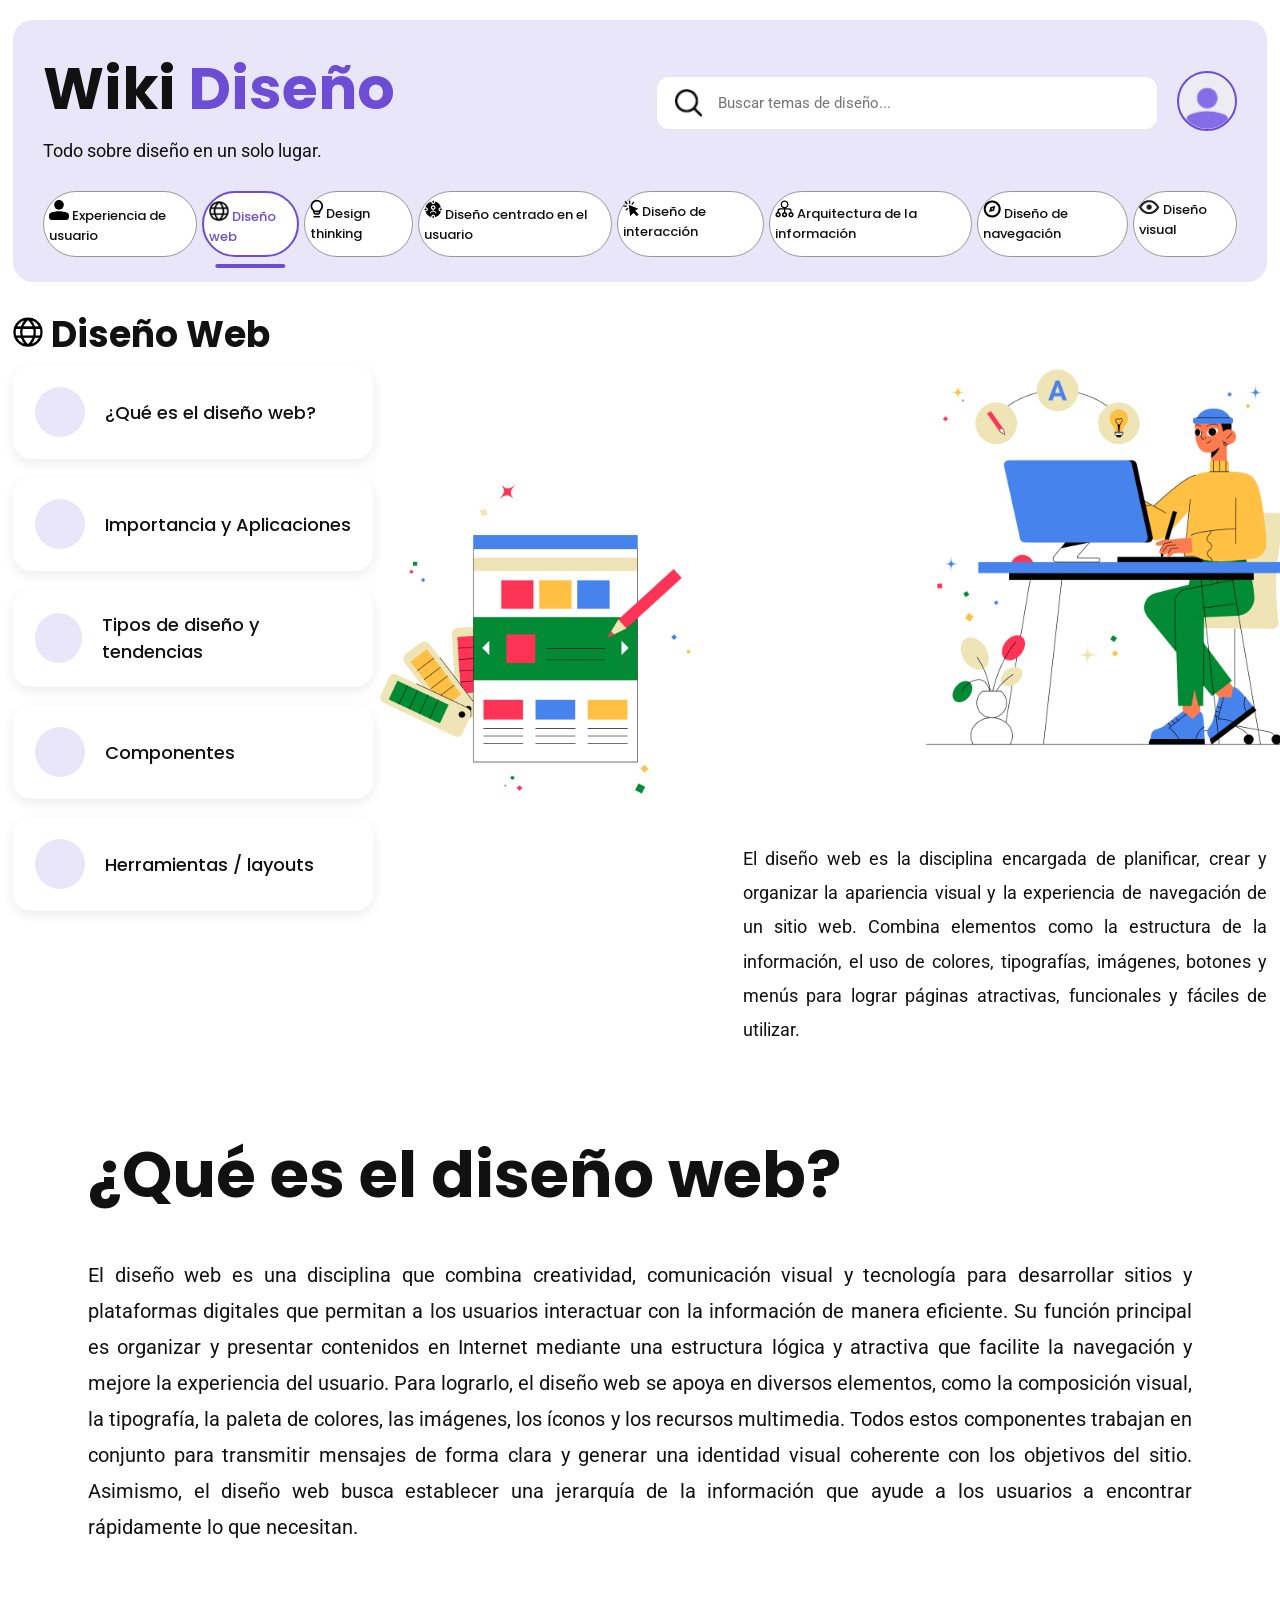
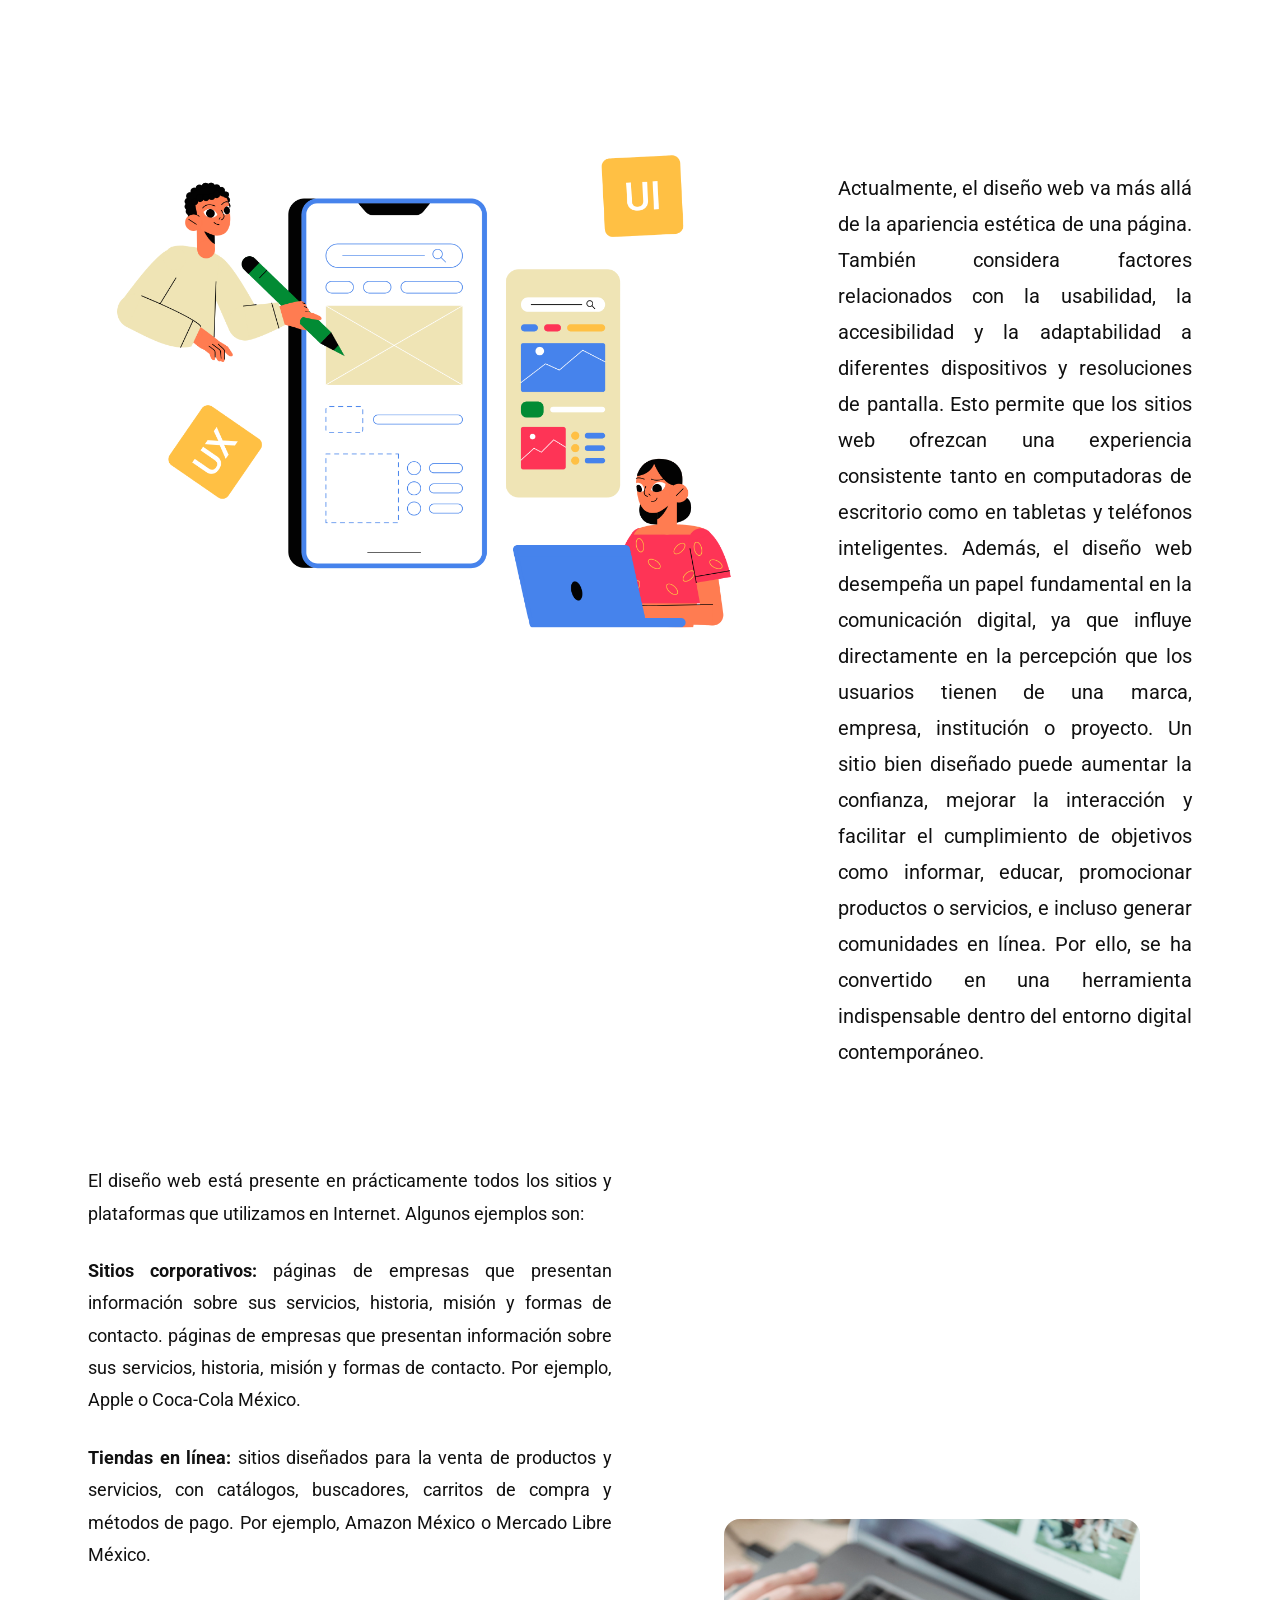
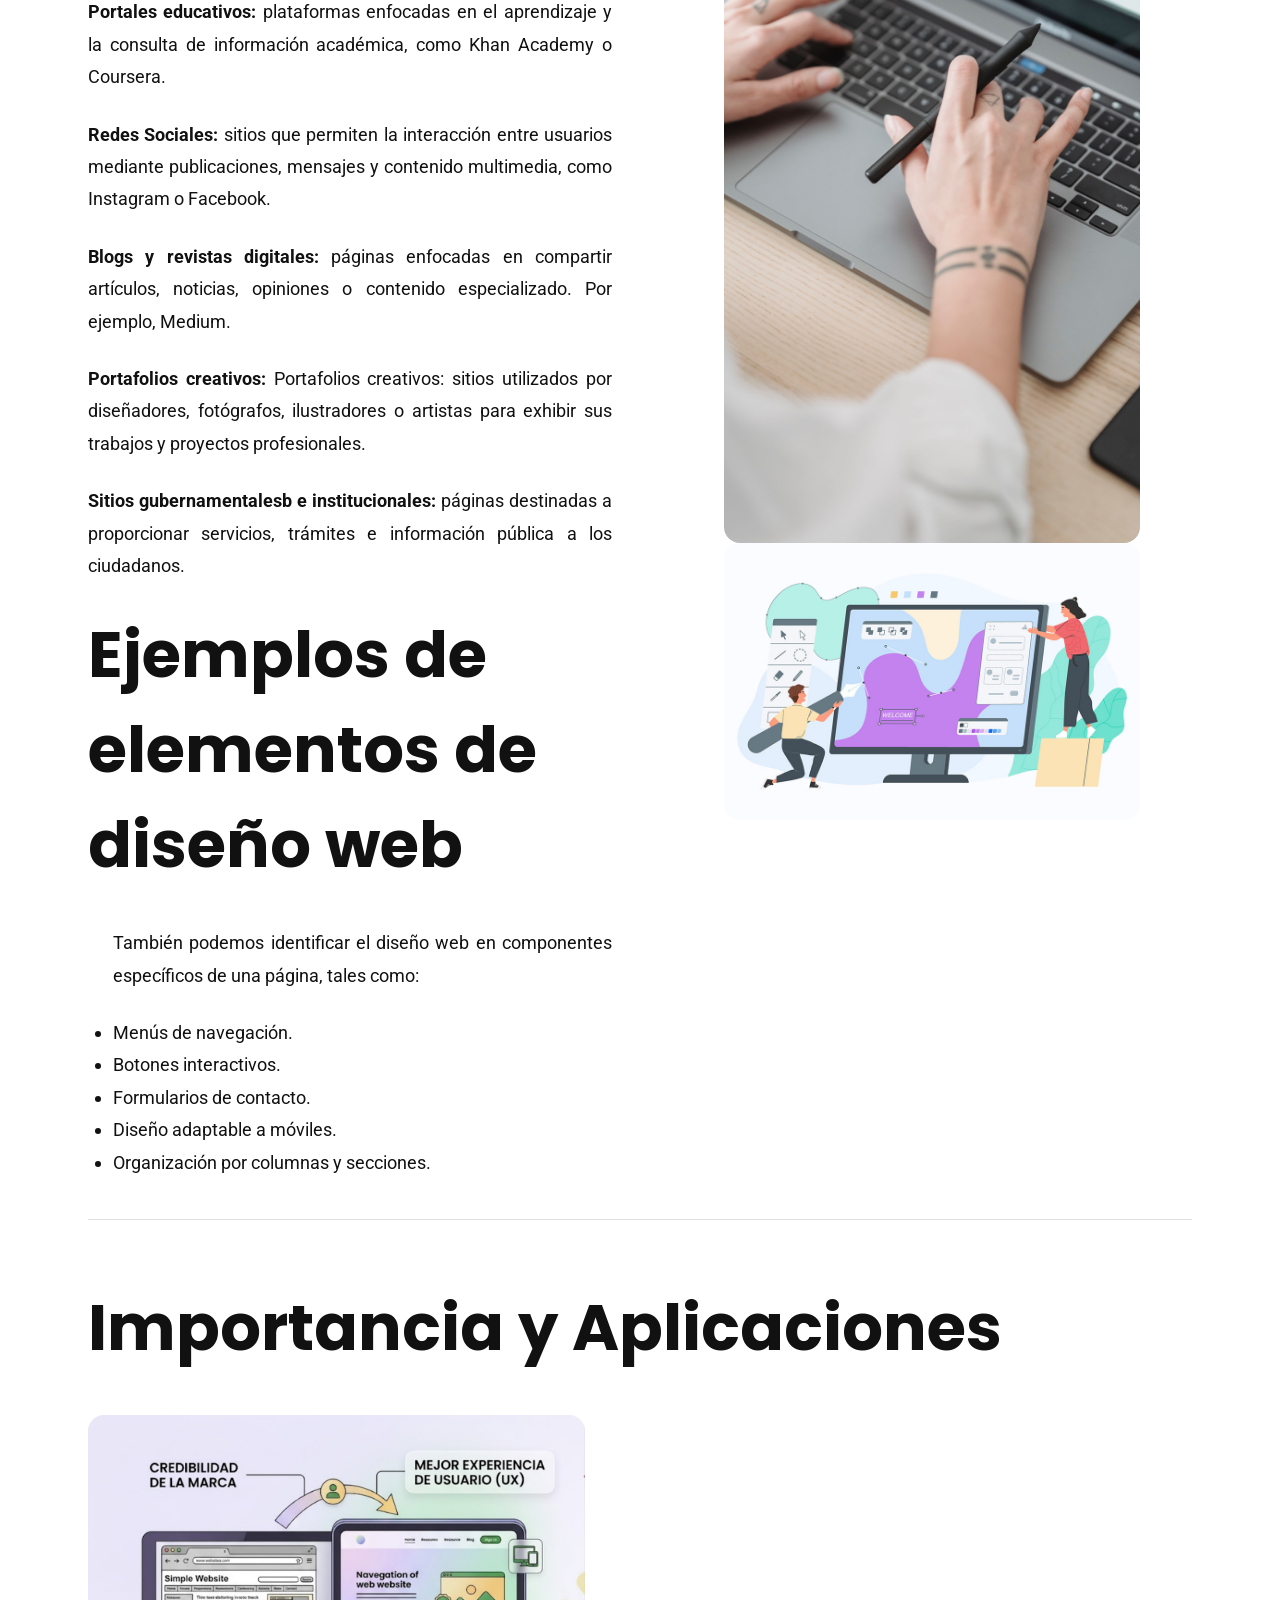
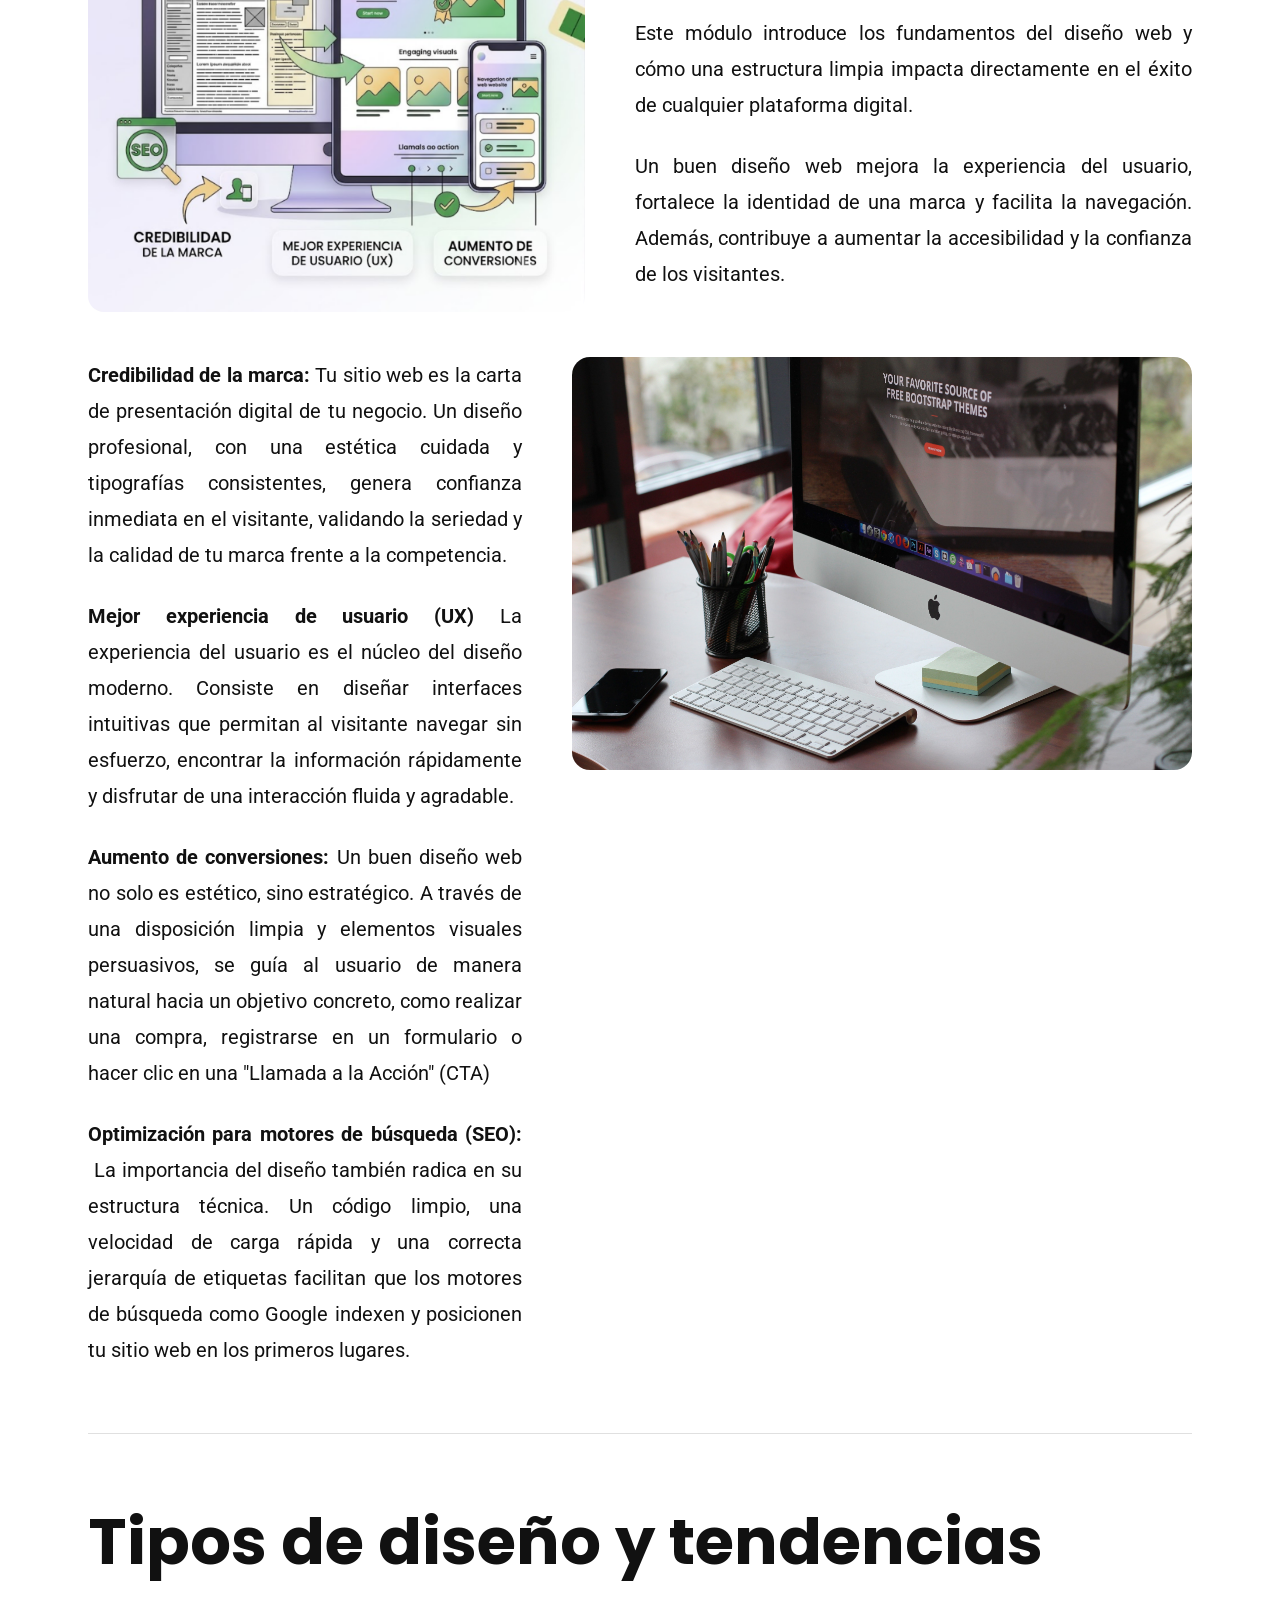
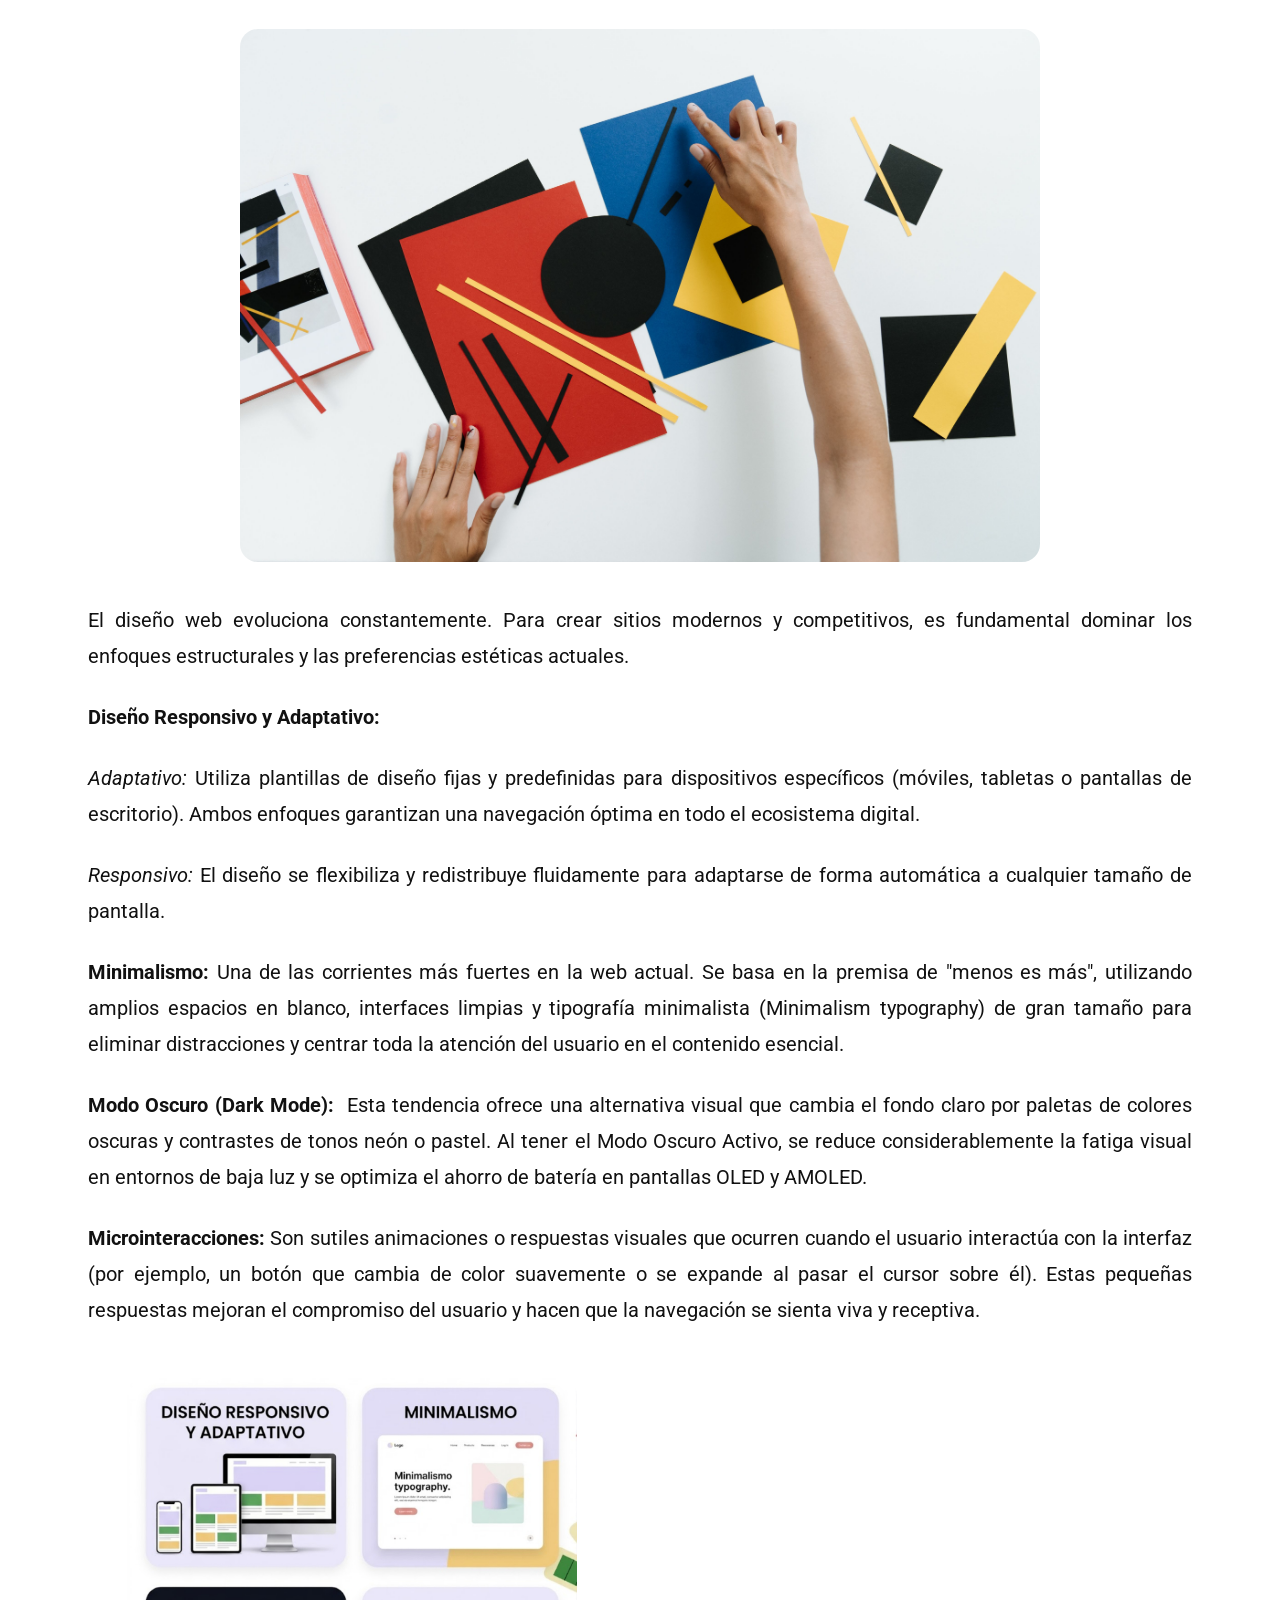
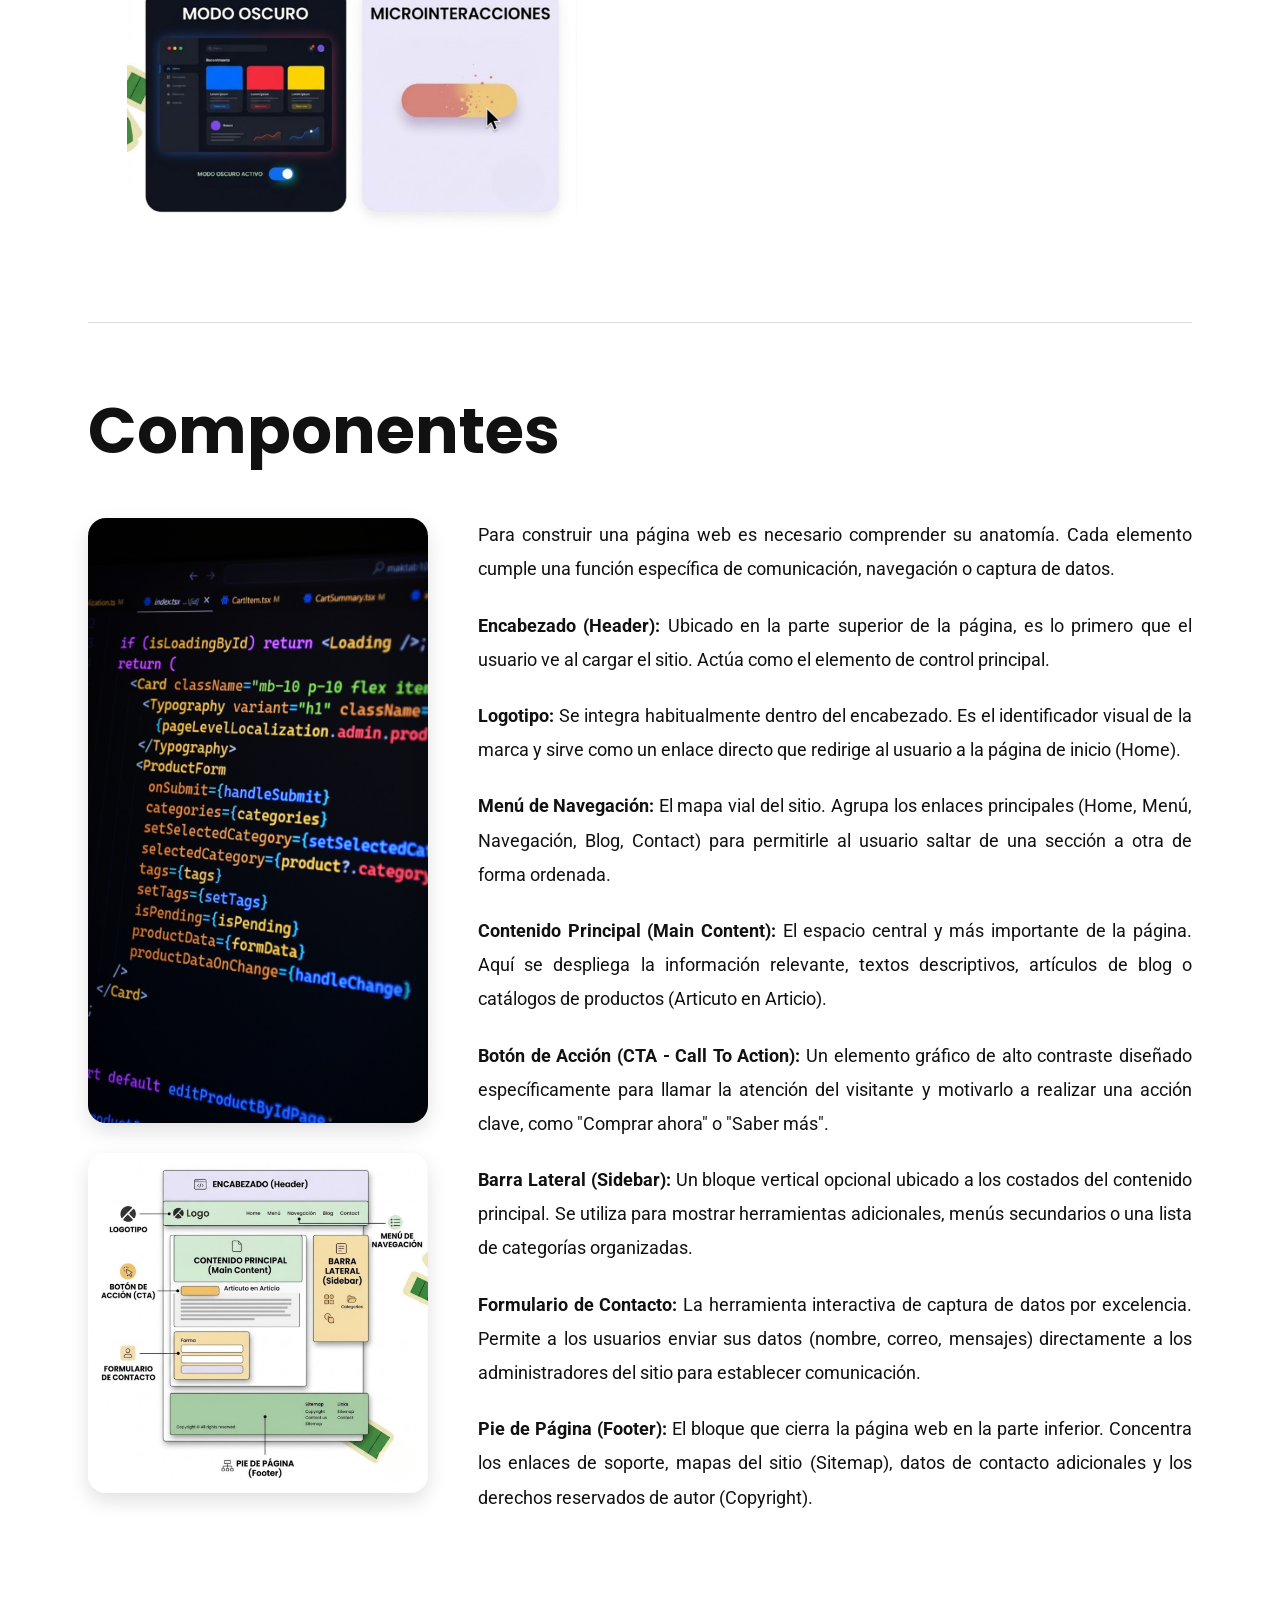
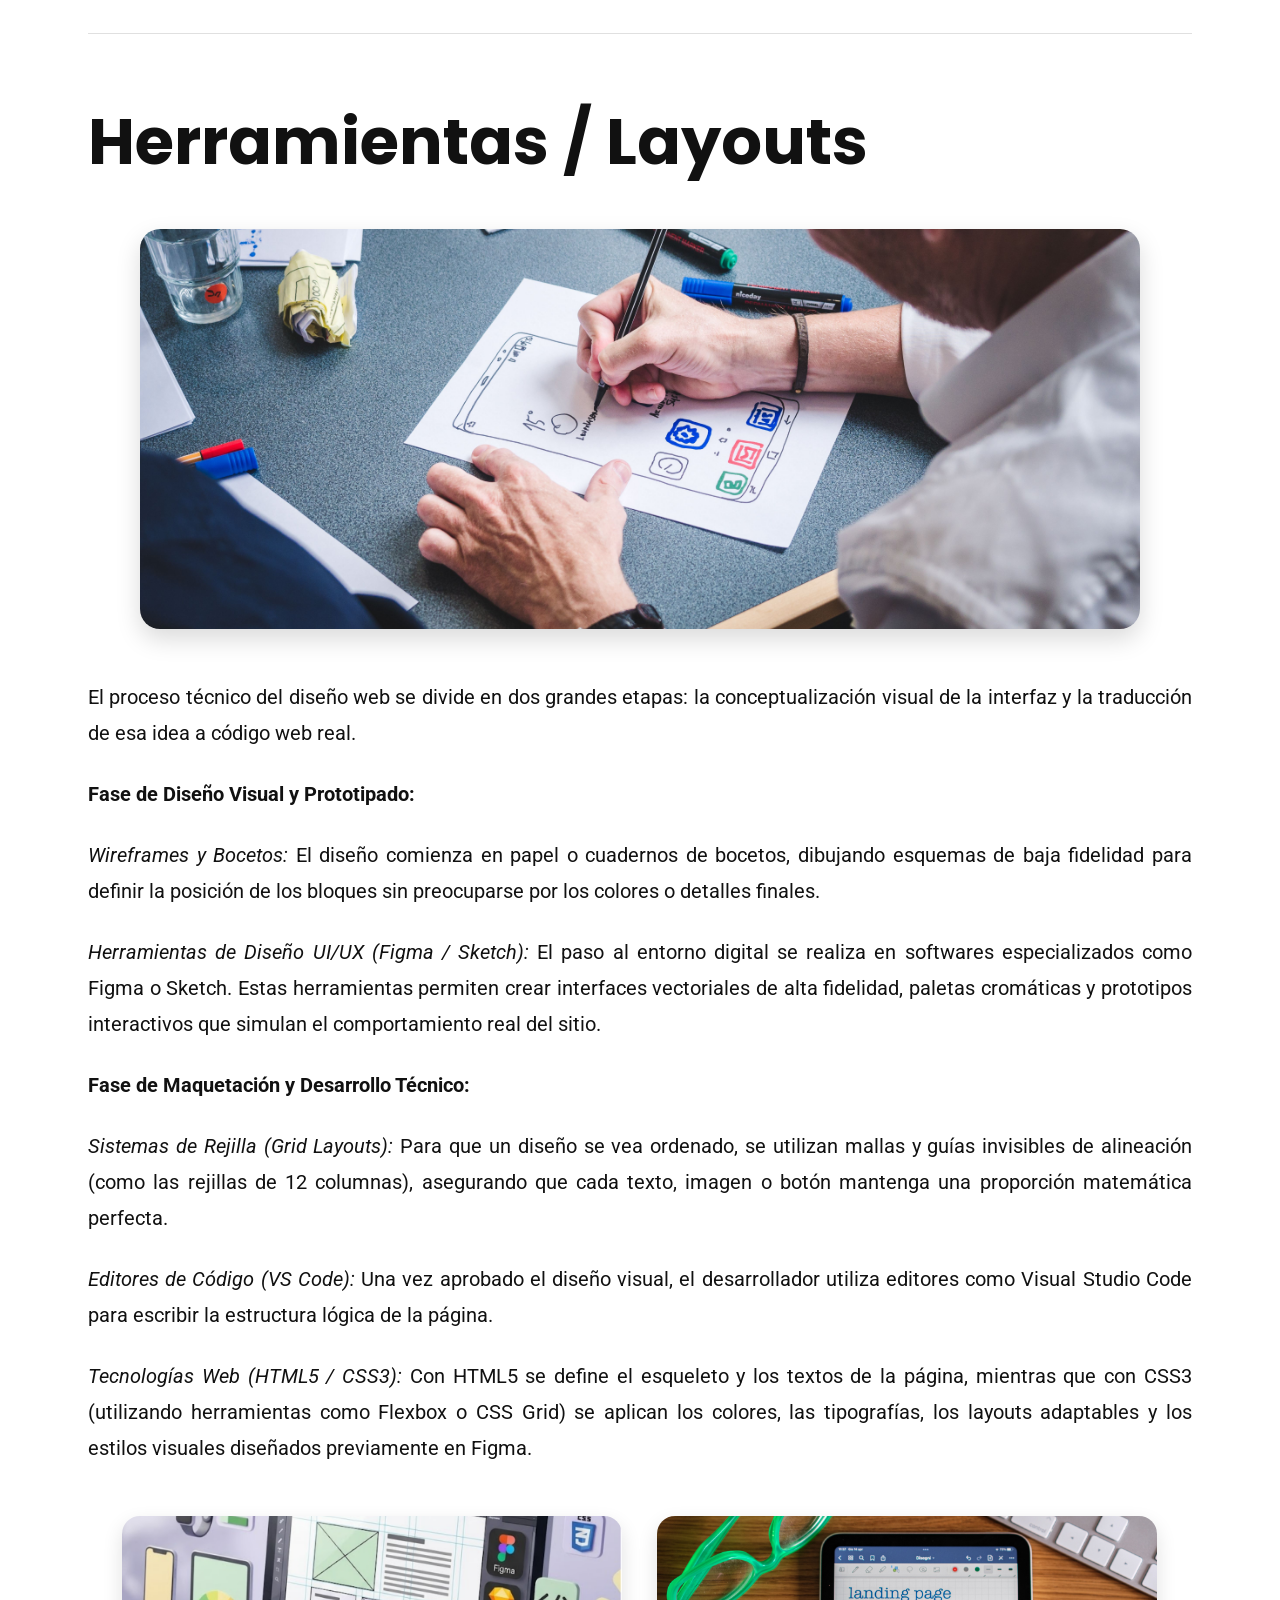
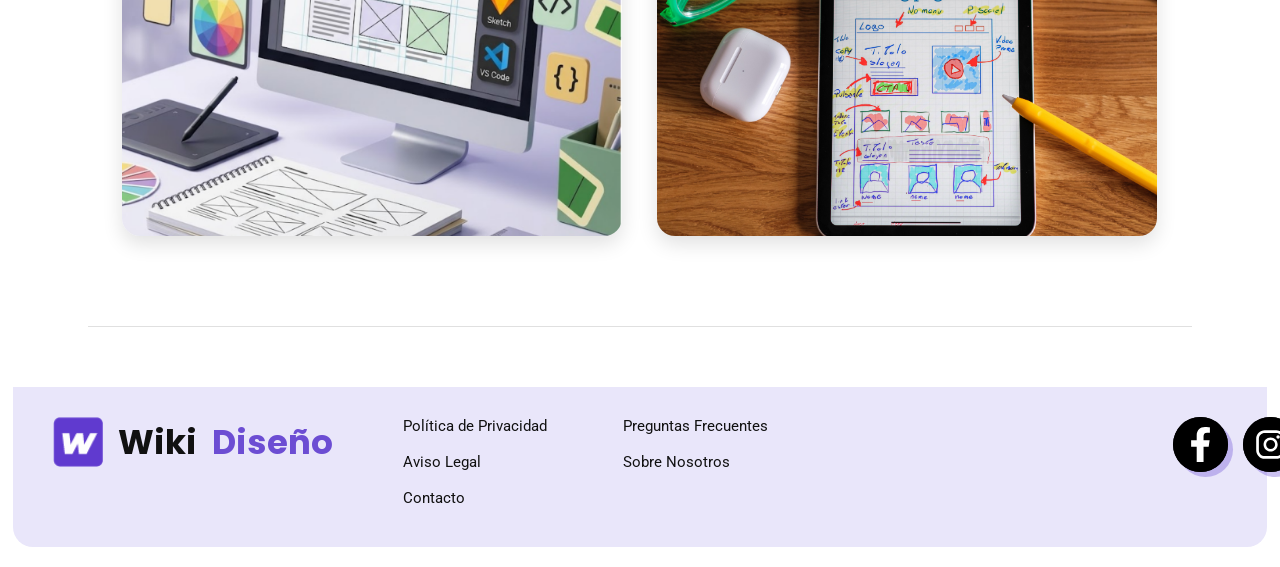
<file: index.html>
<!DOCTYPE html>
<html lang="es">

<head>
    <meta charset="UTF-8">
    <meta name="viewport" content="width=device-width, initial-scale=1.0">
    <title>Wiki Diseño | Diseño Web</title>

    <link rel="stylesheet" href="CSS/Styles.css">

    <link rel="preconnect" href="https://fonts.googleapis.com">
    <link rel="preconnect" href="https://fonts.gstatic.com" crossorigin>

    <link href="https://fonts.googleapis.com/css2?family=Poppins:wght@400;500;600;700;800&family=Roboto:wght@300;400;500&display=swap" rel="stylesheet">
</head>

<body>

    <div class="contenedor">


        <header class="header">

            <div class="header-superior">

                <div class="logo">

                    <h1>Wiki <span>Diseño</span></h1>

                    <p>Todo sobre diseño en un solo lugar.</p>

                </div>

                <div class="header-derecha">

                   <form class="buscador" id="formBuscador">

    <button type="submit" class="btn-buscar">

        <img src="ICONS/1x/magnifer.png" alt="Buscar">

    </button>

    <input
        type="text"
        id="inputBuscador"
        placeholder="Buscar temas de diseño...">

</form>
          <div class="usuario-menu">

    <button class="usuario-btn">

        <img src="ICONS/1x/user.png" alt="Perfil de usuario">

    </button>

    <div class="dropdown">

        <a href="#">Mi perfil</a>

        <a href="#">Configuración</a>

        <a href="#">Cerrar sesión</a>

    </div>

</div>

                </div>

            </div>


            <nav class="menu">

                <a href="#">
					<img src="ICONS/1x/user-experience.svg" width="20"/>
                    Experiencia de usuario
                </a>

                <a href="#" class="activo">
					<img src="ICONS/1x/black globe.png" width="20" />
                    Diseño web
                </a>

                <a href="#">
					<img src="ICONS/1x/Focus.png"/>
                    Design thinking
                </a>

                <a href="#">
					<img src="ICONS/1x/Users focus.png"/>
                    Diseño centrado en el usuario
                </a>

                <a href="#">
					<img src="ICONS/1x/Interaction.png"/>
                    Diseño de interacción
                </a>

                <a href="#">
					<img src="ICONS/1x/info.png"/>
                    Arquitectura de la información
                </a>

                <a href="#">
					<img src="ICONS/1x/Compass.png"/>
                    Diseño de navegación
                </a>

                <a href="#">
					<img src="ICONS/1x/eye.png"/>
                    Diseño visual
                </a>

            </nav>

        </header>

<main class="principal">

    

            <aside class="sidebar">

                <h2>
					<img src="ICONS/1x/black globe.png" width="30"/>

                    Diseño Web

                </h2>

              <a href="#que-es" class="card-menu">
    <div class="circulo"></div>
    <p>¿Qué es el diseño web?</p>
</a>

<a href="#importancia" class="card-menu">
    <div class="circulo"></div>
    <p>Importancia y Aplicaciones</p>
</a>

<a href="#tipos" class="card-menu">
    <div class="circulo"></div>
    <p>Tipos de diseño y tendencias</p>
</a>

<a href="#componentes" class="card-menu">
    <div class="circulo"></div>
    <p>Componentes</p>
</a>

<a href="#herramientas" class="card-menu">
    <div class="circulo"></div>
    <p>Herramientas / layouts</p>
</a>            </aside>

      
			<section class="contenido-scroll">

    <div class="bloque-superior">

            <section class="imagen-centro">

                <img src="IMG/Palette.png" alt="Diseño Web">

            </section>
			
            <section class="informacion">

                <img src="IMG/Designer.png" alt="Diseñador Web">

                <article>

                    <p>

                        El diseño web es la disciplina encargada de planificar, crear y organizar la apariencia visual y la experiencia de navegación de un sitio web. Combina elementos como la estructura de la información, el uso de colores, tipografías, imágenes, botones y menús para lograr páginas atractivas, funcionales y fáciles de utilizar.
                    </p>

                  
                </article>

            </section>
		        </div>

    </section>

</main>

		
<section class="wiki-contenido-completo">

					 
    <section id="que-es" class="bloque-contenido">

        <h3>¿Qué es el diseño web?</h3>

        <p>
          El diseño web es una disciplina que combina creatividad, comunicación visual y tecnología para desarrollar sitios y plataformas digitales que permitan a los usuarios interactuar con la información de manera eficiente. Su función principal es organizar y presentar contenidos en Internet mediante una estructura lógica y atractiva que facilite la navegación y mejore la experiencia del usuario. Para lograrlo, el diseño web se apoya en diversos elementos, como la composición visual, la tipografía, la paleta de colores, las imágenes, los íconos y los recursos multimedia. Todos estos componentes trabajan en conjunto para transmitir mensajes de forma clara y generar una identidad visual coherente con los objetivos del sitio. Asimismo, el diseño web busca establecer una jerarquía de la información que ayude a los usuarios a encontrar rápidamente lo que necesitan.
      </p>
		<div class="contenido-imagen">
		<img src="IMG/Mobile.png" width="700"/>
	<div class="texto-lateral">

        <p>Actualmente, el diseño web va más allá de la apariencia estética de una página. También considera factores relacionados con la usabilidad, la accesibilidad y la adaptabilidad a diferentes dispositivos y resoluciones de pantalla. Esto permite que los sitios web ofrezcan una experiencia consistente tanto en computadoras de escritorio como en tabletas y teléfonos inteligentes.

Además, el diseño web desempeña un papel fundamental en la comunicación digital, ya que influye directamente en la percepción que los usuarios tienen de una marca, empresa, institución o proyecto. Un sitio bien diseñado puede aumentar la confianza, mejorar la interacción y facilitar el cumplimiento de objetivos como informar, educar, promocionar productos o servicios, e incluso generar comunidades en línea. Por ello, se ha convertido en una herramienta indispensable dentro del entorno digital contemporáneo.</p>
		
		</div>

</div>
<section class="bloque-video">

    <div class="texto-video">

        <p>
            El diseño web está presente en prácticamente todos los sitios y plataformas que utilizamos en Internet. Algunos ejemplos son:
        </p>

        <p>
            <strong>Sitios corporativos:</strong> páginas de empresas que presentan información sobre sus servicios, historia, misión y formas de contacto. páginas de empresas que presentan información sobre sus servicios, historia, misión y formas de contacto. Por ejemplo, Apple o Coca-Cola México.
      </p>

        <p>
            <strong>Tiendas en línea:</strong> sitios diseñados para la venta de productos y servicios, con catálogos, buscadores, carritos de compra y métodos de pago. Por ejemplo, Amazon México o Mercado Libre México.
        </p>

        <p>
        <strong>Portales educativos:</strong> plataformas enfocadas en el aprendizaje y la consulta de información académica,&nbsp;como Khan Academy o Coursera. 
		</p>
<p>
        <strong>Redes Sociales:</strong> sitios que permiten la interacción entre usuarios mediante publicaciones, mensajes y contenido multimedia, como Instagram o Facebook.
	  </p>
		<p>
		<strong> Blogs y revistas digitales:</strong> páginas enfocadas en compartir artículos, noticias, opiniones o contenido especializado. Por ejemplo, Medium. </p>
		<p> <strong> Portafolios creativos:</strong> Portafolios creativos: sitios utilizados por diseñadores, fotógrafos, ilustradores o artistas para exhibir sus trabajos y proyectos profesionales. </p>
		<p> <strong>Sitios gubernamentalesb e institucionales:</strong> páginas destinadas a proporcionar servicios, trámites e información pública a los ciudadanos. </p>
<h3>Ejemplos de elementos de diseño web</h3>
		<ul>
		<p>
			También podemos identificar el diseño web en componentes específicos de una página, tales como:
		</p>
	  </ul>
        <ul>
          <li>Menús de navegación.</li>
            <li>Botones interactivos.</li>
            <li>Formularios de contacto.</li>
            <li>Diseño adaptable a móviles.</li>
            <li>Organización por columnas y secciones.</li>
        </ul>

    </div>
<div class="video-columna">
   <div class="video-contenedor">

    <iframe
        src="https://www.youtube.com/embed/VKdx96GitYA"
        title="Diseño Web"
        allow="accelerometer; autoplay; clipboard-write; encrypted-media; gyroscope; picture-in-picture"
        allowfullscreen>
    </iframe>

</div>
	   <div class="gif-contenedor">

        <img src="IMG/Dise.jpg" alt="Animación Diseño Web">
		   <img src="IMG/Elements.jpeg">

</div>
	</div>
</section>
    </section>

    <section id="importancia" class="bloque-contenido">

      <h3>Importancia y Aplicaciones</h3>
 <div class="contenido-lateral">

    <img src="IMG/ImpAp.png" alt="Importancia del diseño web">

    <div class="texto-lateral">
        <p>
            Este módulo introduce los fundamentos del diseño web y cómo una estructura limpia impacta directamente en el éxito de cualquier plataforma digital.
        </p>

        <p>
            Un buen diseño web mejora la experiencia del usuario, fortalece la identidad de una marca y facilita la navegación. Además, contribuye a aumentar la accesibilidad y la confianza de los visitantes.
        </p>

    </div>
</div>

<div class="importancia-contenedor">

    <div class="importancia-texto">
		<p><strong>Credibilidad de la marca:</strong>&nbsp;Tu sitio web es la carta de presentación digital de tu negocio. Un diseño profesional, con una estética cuidada y tipografías consistentes, genera confianza inmediata en el visitante, validando la seriedad y la calidad de tu marca frente a la competencia.</p>
      <p><strong>Mejor experiencia de usuario (UX)</strong>&nbsp;La experiencia del usuario es el núcleo del diseño moderno. Consiste en diseñar interfaces intuitivas que permitan al visitante navegar sin esfuerzo, encontrar la información rápidamente y disfrutar de una interacción fluida y agradable.</p>
      <p><strong>Aumento de conversiones:</strong>&nbsp;Un buen diseño web no solo es estético, sino estratégico. A través de una disposición limpia y elementos visuales persuasivos, se guía al usuario de manera natural hacia un objetivo concreto, como realizar una compra, registrarse en un formulario o hacer clic en una "Llamada a la Acción" (CTA)</p>
        <p><strong>Optimización para motores de búsqueda (SEO): </strong>&nbsp;La importancia del diseño también radica en su estructura técnica. Un código limpio, una velocidad de carga rápida y una correcta jerarquía de etiquetas facilitan que los motores de búsqueda como Google indexen y posicionen tu sitio web en los primeros lugares. </p>
	 </div>

    <div class="importancia-imagen">

        <img src="IMG/ImpApp2.jpg" alt="Beneficios del Diseño Web">

    </div>

</div>
</section>
    <section id="tipos" class="bloque-contenido">

      <h3>Tipos de diseño y tendencias</h3>

	<div class="centrar-imagen">

    <img src="IMG/tendencia.jpg" class="imagen-tendencia" alt="Tendencias">

</div>
	<div class="texto-tendencias">

      <p> El diseño web evoluciona constantemente. Para crear sitios modernos y competitivos, es fundamental dominar los enfoques estructurales y las preferencias estéticas actuales. </p>
      <p><strong>Diseño Responsivo y Adaptativo:</strong>&nbsp;</p>
      <p><em>Adaptativo:</em> Utiliza plantillas de diseño fijas y predefinidas para dispositivos específicos (móviles, tabletas o pantallas de escritorio). Ambos enfoques garantizan una navegación óptima en todo el ecosistema digital.&nbsp;</p>
      <p><em>Responsivo:</em> El diseño se flexibiliza y redistribuye fluidamente para adaptarse de forma automática a cualquier tamaño de pantalla. &nbsp;</p>
      <p><strong>Minimalismo:</strong>&nbsp;Una de las corrientes más fuertes en la web actual. Se basa en la premisa de "menos es más", utilizando amplios espacios en blanco, interfaces limpias y tipografía minimalista (Minimalism typography) de gran tamaño para eliminar distracciones y centrar toda la atención del usuario en el contenido esencial. </p>
      <p><strong>Modo Oscuro (Dark Mode):</strong> &nbsp;Esta tendencia ofrece una alternativa visual que cambia el fondo claro por paletas de colores oscuras y contrastes de tonos neón o pastel. Al tener el Modo Oscuro Activo, se reduce considerablemente la fatiga visual en entornos de baja luz y se optimiza el ahorro de batería en pantallas OLED y AMOLED. </p>
      <p><strong>Microinteracciones:</strong> Son sutiles animaciones o respuestas visuales que ocurren cuando el usuario interactúa con la interfaz (por ejemplo, un botón que cambia de color suavemente o se expande al pasar el cursor sobre él). Estas pequeñas respuestas mejoran el compromiso del usuario y hacen que la navegación se sienta viva y receptiva.
  &nbsp;</p>
		
     <div class="multimedia-darkmode">

    <div class="imagen-darkmode">

        <img src="IMG/darkmode.jpeg" alt="Modo oscuro">

    </div>

    <div class="video-darkmode">

        <iframe
            width="560"
            height="315"
            src="https://www.youtube.com/embed/0oL0dLEc5P0"
            title="Tendencias de Diseño Web"
            frameborder="0"
            allow="accelerometer; autoplay; clipboard-write; encrypted-media; gyroscope; picture-in-picture; web-share"
            referrerpolicy="strict-origin-when-cross-origin"
            allowfullscreen>
        </iframe>

    </div>

</div>

    </div>
    </section>

    <section id="componentes" class="bloque-contenido">

      <h3>Componentes</h3>
  <div class="componentes-contenedor">

        <div class="componentes-imagenes">
			<img src="IMG/Code.jpg" alt="Componente web"/>
			<img src="IMG/Compo.png" alt="componente2"/>
			 </div>
	     <div class="componentes-texto">
		
      <p> Para construir una página web es necesario comprender su anatomía. Cada elemento cumple una función específica de comunicación, navegación o captura de datos. </p>
      <p><strong>Encabezado (Header):</strong> Ubicado en la parte superior de la página, es lo primero que el usuario ve al cargar el sitio. Actúa como el elemento de control principal.</p>
      <p><strong>Logotipo:</strong> Se integra habitualmente dentro del encabezado. Es el identificador visual de la marca y sirve como un enlace directo que redirige al usuario a la página de inicio (Home). &nbsp;</p>
      <p><strong>Menú de Navegación:</strong> El mapa vial del sitio. Agrupa los enlaces principales (Home, Menú, Navegación, Blog, Contact) para permitirle al usuario saltar de una sección a otra de forma ordenada. &nbsp;</p>
      <p><strong>Contenido Principal (Main Content):</strong> El espacio central y más importante de la página. Aquí se despliega la información relevante, textos descriptivos, artículos de blog o catálogos de productos (Articuto en Articio).&nbsp;</p>
      <p><strong>Botón de Acción (CTA - Call To Action):</strong> Un elemento gráfico de alto contraste diseñado específicamente para llamar la atención del visitante y motivarlo a realizar una acción clave, como "Comprar ahora" o "Saber más". &nbsp;</p>
      <p><strong>Barra Lateral (Sidebar):</strong> Un bloque vertical opcional ubicado a los costados del contenido principal. Se utiliza para mostrar herramientas adicionales, menús secundarios o una lista de categorías organizadas. &nbsp;</p>
      <p><strong>Formulario de Contacto:</strong> La herramienta interactiva de captura de datos por excelencia. Permite a los usuarios enviar sus datos (nombre, correo, mensajes) directamente a los administradores del sitio para establecer comunicación.&nbsp;</p>
      <p><strong>Pie de Página (Footer):</strong> El bloque que cierra la página web en la parte inferior. Concentra los enlaces de soporte, mapas del sitio (Sitemap), datos de contacto adicionales y los derechos reservados de autor (Copyright). &nbsp;</p>
<p>&nbsp;</p>
	  </div>
	  </div>
    </section>

    <section id="herramientas" class="bloque-contenido">

      <h3>Herramientas / Layouts</h3>
		<div class="banner-layout">

    <img src="IMG/layout3.jpg" alt="Herramientas de Diseño Web">

</div>

      <p> El proceso técnico del diseño web se divide en dos grandes etapas: la conceptualización visual de la interfaz y la traducción de esa idea a código web real. </p>
      <p><strong>Fase de Diseño Visual y Prototipado: &nbsp;</strong></p>
	
      <p><em>Wireframes y Bocetos:</em> El diseño comienza en papel o cuadernos de bocetos, dibujando esquemas de baja fidelidad para definir la posición de los bloques sin preocuparse por los colores o detalles finales. &nbsp;</p>
      <p><em>Herramientas de Diseño UI/UX (Figma / Sketch):</em> El paso al entorno digital se realiza en softwares especializados como Figma o Sketch. Estas herramientas permiten crear interfaces vectoriales de alta fidelidad, paletas cromáticas y prototipos interactivos que simulan el comportamiento real del sitio. &nbsp;</p>
		
      <p><strong>Fase de Maquetación y Desarrollo Técnico:&nbsp;</strong></p>
      <p><em>Sistemas de Rejilla (Grid Layouts):</em> Para que un diseño se vea ordenado, se utilizan mallas y guías invisibles de alineación (como las rejillas de 12 columnas), asegurando que cada texto, imagen o botón mantenga una proporción matemática perfecta. </p>
      <p><em>Editores de Código (VS Code): </em>Una vez aprobado el diseño visual, el desarrollador utiliza editores como Visual Studio Code para escribir la estructura lógica de la página. </p>
      <p><em>Tecnologías Web (HTML5 / CSS3):</em> Con HTML5 se define el esqueleto y los textos de la página, mientras que con CSS3 (utilizando herramientas como Flexbox o CSS Grid) se aplican los colores, las tipografías, los layouts adaptables y los estilos visuales diseñados previamente en Figma. &nbsp;</p>
		<div class="galeria-layouts">

    <img src="IMG/layouts.png"="Wireframe">

    <img src="IMG/layout2.jpg" alt="Mockup">

</div>
</section>
</section>

        <footer>

    <div class="footer-logo">

        <h2>
            <img src="ICONS/1x/logo.png" alt="Logo Wiki Diseño">
            Wiki <span>Diseño</span>
        </h2>

    </div>

    <div class="footer-links">

        <a href="javascript:void(0)">Política de Privacidad</a>

<a href="javascript:void(0)">Aviso Legal</a>

<a href="javascript:void(0)">Contacto</a>

    </div>

    <div class="footer-links">

       <a href="javascript:void(0)">Preguntas Frecuentes</a>

<a href="javascript:void(0)">Sobre Nosotros</a>
    </div>

   <div class="redes">

    <a href="javascript:void(0)">
        <img src="ICONS/1x/fb.svg" alt="Facebook">
    </a>

    <a href="javascript:void(0)">
        <img src="ICONS/1x/ig.svg" alt="Instagram">
    </a>

    <a href="javascript:void(0)">
        <img src="ICONS/1x/yt.svg" alt="YouTube">
    </a>

</div>

</footer>
					 </div>
			
<button class="btn-arriba" id="btn-arriba" type="button" aria-label="Volver al inicio">
  ↑
</button>
<script src="JS/JS.js"></script>
	
	<script>
  const botonArriba = document.getElementById("btn-arriba");

  window.addEventListener("scroll", function () {
    if (window.scrollY > 350) {
      botonArriba.classList.add("visible");
    } else {
      botonArriba.classList.remove("visible");
    }
  });

 botonArriba.addEventListener("click", function (e) {
    e.preventDefault();

    window.scrollTo({
        top: 0,
        behavior: "smooth"
    });
});
</script>
</body>

</html>
</file>
<file: CSS/Styles.css>
:root{

    --blanco:#FFFFFF;
    --lila:#E9E6FA;
    --morado:#6C4DD3;
    --texto:#111111;
    --gris:#777777;
    --borde:#BDBDBD;
}
*{
    margin:0;
    padding:0;
    box-sizing:border-box;
}
html{

    scroll-behavior:smooth;

}
body{

    background:var(--blanco);

    color:var(--texto);

    font-family:'Roboto',sans-serif;

}

.contenedor{

    width:min(98%, 1800px);
    margin:20px auto;

}

.header{

    background:var(--lila);

    border-radius:20px;

    padding:25px 30px;

    margin-bottom:25px;

}

.header-superior{

    display:flex;

    justify-content:space-between;

    align-items:center;

    margin-bottom:30px;

}

.logo h1{

    font-family:'Poppins',sans-serif;

    font-size:58px;

    font-weight:700;

}

.logo span{

    color:var(--morado);

}

.logo p{

    margin-top:8px;

    font-size:18px;

    font-family:'Roboto',sans-serif;

}

.header-derecha{

    display:flex;

    align-items:center;

    gap:20px;

}

.buscador{

    width:500px;

    height:52px;

    background:#FFF;

    border-radius:12px;

    display:flex;

    align-items:center;

    padding:0 18px;

}
.btn-buscar{

    border:none;

    background:transparent;

    padding:0;

    margin:0;

    cursor:pointer;

    display:flex;

    align-items:center;

    justify-content:center;

}
.btn-buscar img{

    width:24px;

    height:24px;

}
.buscador i{

    color:var(--gris);

    font-size:18px;

}

.buscador input{

    flex:1;

    margin-left:15px;

    border:none;

    outline:none;

    font-size:15px;

    font-family:'Roboto';

}
.btn-buscar{

    background:none;

    border:none;

    cursor:pointer;

    padding:0;

    display:flex;

    align-items:center;

    justify-content:center;

}

.btn-buscar img{

    width:28px;

    height:28px;

}
.usuario-menu{
    position:relative;
}

.usuario-btn{
    width:60px;
    height:60px;
    border:none;
    background:transparent;
    padding:0;
    cursor:pointer;
}

.usuario-btn img{
    width:60px;
    height:60px;
    border-radius:50%;
    object-fit:cover;
    border:2px solid var(--morado);
    transition:.3s;
}

.usuario-btn img:hover{
    transform:scale(1.05);
    box-shadow:0 4px 15px rgba(108,77,211,.35);
}

.dropdown{
    display:none;
    position:absolute;
    top:70px;
    right:0;
    width:180px;
    background:white;
    border-radius:14px;
    box-shadow:0 8px 25px rgba(0,0,0,.15);
    padding:10px;
    z-index:100;
}

.dropdown.mostrar{

    display:block;

}


.menu{

    display:flex;

    justify-content:space-between;

    gap:5px;

    flex-wrap:nowrap;

}

.menu a{

    text-decoration:none;

    color:var(--texto);

    border:1px solid #999;

    border-radius:50px;

    padding:8px 5px;

    background:#FFF;

    font-family:'Poppins';

    font-size:13px;

    font-weight:500;

    transition:.3s;

    position:relative;

}
.menu a::after{

    content:"";

    position:absolute;

    bottom:-13px;

    left:50%;

    width:0;

    height:4px;

    background:var(--morado);

    border-radius:50px;

    transform:translateX(-50%);

    transition:.3s;

}
.menu a i{

    margin-right:0px;

}

.menu a:hover{

    border-color:var(--morado);

    color:var(--morado);

}
.menu a:hover::after{

    width:80%;

}
.menu .activo{

    color:var(--morado);

    border:2px solid var(--morado);

    position:relative;

}

.menu .activo::after{

    content:"";

    position:absolute;

    bottom:-13px;

    left:50%;

    width:75%;

    height:4px;

    background:var(--morado);

    border-radius:50px;

    transform:translateX(-50%);

}


.principal{
    display:grid;
    grid-template-columns:360px 1fr;
    column-gap:30px;
    align-items:flex-start;
}
.contenido-scroll{
    width:100%;
}

.bloque-superior{
    display:grid;
    grid-template-columns:280px 1fr;
    gap:60px;
    align-items:flex-start;
}

.bloque-contenido{

    width:88%;

    max-width:1350px;

    margin:60px auto;

    padding-bottom:40px;

    border-bottom:1px solid #E0E0E0;

}
.contenido-dos-columnas{

    display:grid;

    grid-template-columns:1fr 420px;

    gap:50px;

    align-items:flex-start;

    margin-top:30px;

}

.contenido-dos-columnas img{

    width:100%;

    height:auto;

}

.contenido-dos-columnas .texto p{

    text-align:justify;

    margin-bottom:20px;

}

.bloque-contenido h3{

    font-family:'Poppins',sans-serif;

    font-size:64px;

    font-weight:700;

    color:var(--texto);

    margin-bottom:35px;
	}

.bloque-contenido p{

    font-family:'Roboto',sans-serif;

    font-size:20px;

    font-weight:400;

    line-height:1.8;

    color:var(--texto);

    text-align:justify;

    margin-bottom:25px;

}


.sidebar h2{

    font-family:'Poppins';

    font-size:36px;

    margin-bottom:3px;

}

.sidebar h2 i{

    color:var(--morado);

}

.card-menu{
    background:white;
    border-radius:18px;
    padding:22px;
    display:flex;
    align-items:center;
    margin-bottom:18px;
    text-decoration:none;
    color:var(--texto);
    box-shadow:0 4px 12px rgba(0,0,0,.08);
    transition:.3s;
}
.card-menu:hover{

    transform:translateX(5px);

    border-left:5px solid var(--morado);

    box-shadow:0 8px 20px rgba(108,77,211,.20);

}
.circulo{

    width:50px;

    height:50px;

    background:var(--lila);

    border-radius:50%;

    margin-right:20px;

}

.card-menu p{

    font-family:'Poppins';

    font-size:18px;

    font-weight:500;

}

.imagen-centro{

    display:flex;

    justify-content:center;

    align-items:flex-start;

}

.imagen-centro img{

    width:450px;
 margin-top:100px;
}


.informacion{

    display:flex;

    flex-direction:column;

    align-items:flex-start;

}

.informacion img{
text-align:center;

    width:500px;

    margin-bottom:35px;
	position:relative;

    left:130px;

}

}

.informacion article{

    width:100%;

}

.informacion p{

    font-family:'Roboto';

    font-size:18px;

    line-height:1.9;

    text-align:justify;

    margin-bottom:20px;

}

footer{

    margin-top:60px;

    background:var(--lila);

    border-radius:0 0 20px 20px;

    padding:30px 40px;

    display:grid;

    grid-template-columns:350px 220px 550px 1fr;

    align-items:start;

}

.footer-logo h2{

    display:flex;

    align-items:center;

    gap:15px;

    font-family:'Poppins';

    font-size:34px;

    margin:0;

}
.footer-logo img{

    width:50px;
    height:50px;

}
.footer-logo span{

    color:var(--morado);

}

.footer-links{

    display:flex;

    flex-direction:column;

    align-items:flex-start;

    gap:8px;

}

.footer-links a{

    display:inline-block;

    text-decoration:none;

    color:var(--texto);

    font-family:'Roboto',sans-serif;

    font-size:15px;

    margin-bottom:10px;

    cursor:pointer;

    transition:.3s;

    position:relative;

}
.footer-links a:hover{

    color:var(--morado);

    transform:translateX(4px);

}
.footer-links a{

    position:relative;

}
.footer-links a::after{

    content:"";

    position:absolute;

    left:50%;

    bottom:-3px;

    width:0;

    height:2px;

    background:var(--morado);

    transform:translateX(-50%);

    transition:.3s;

}
.footer-links a:hover::after{

    width:100%;

}
.redes{

    display:flex;

    gap:15px;

}

.redes a{

    width:55px;

    height:55px;

    border-radius:50%;

    background:#000;

    color:#fff;

    display:flex;

    justify-content:center;

    align-items:center;

    text-decoration:none;

    position:relative;

    transition:.3s;

   box-shadow:
    5px 5px 0 rgba(108,77,211,.35);

}
.redes a::after{

    content:"";

    position:absolute;

    left:50%;

    bottom:-10px;

    width:0;

    height:3px;

    background:var(--morado);

    border-radius:20px;

    transform:translateX(-50%);

    transition:.3s;

}
.redes a:hover{

    transform:translateY(-3px);

    box-shadow:
        7px 7px 0 rgba(108,77,211,.35);

}
.redes a i{

    font-size:24px;

}

@media(max-width:1200px){

.principal{

grid-template-columns:1fr;

}

.imagen-centro{

order:2;

}

.informacion{

order:3;

}

.sidebar{

order:1;

}

.header-superior{

flex-direction:column;

gap:20px;

}

.buscador{

width:100%;

}

.menu{

justify-content:center;

}

footer{

flex-direction:column;

text-align:center;

gap:25px;

}

}.contenido-imagen{

    display:flex;

    align-items:flex-start;

    gap:50px;

    margin-top:15px;

}

.contenido-imagen img{

    width:700px;

    height:auto;

}

.texto-lateral{

    flex:1;

    max-width:800px;

}
.texto-completo{

    width:100%;

    margin-top:80px;

}

.texto-completo p{

    font-family:'Roboto';

    font-size:20px;

    line-height:1.8;

    text-align:justify;

    margin-bottom:25px;

}
.texto-lateral p{

    font-family:'Roboto',sans-serif;

    font-size:20px;

    font-weight:400;

    line-height:1.8;

    color:var(--texto);

    text-align:justify;

    margin-bottom:25px;

}
.bloque-video{
    display:grid;
    grid-template-columns:1fr 520px;
    gap:60px;
    align-items:flex-start;
    margin-top:70px;
}

.texto-video p,
.texto-video li{
    font-family:'Roboto',sans-serif;
    font-size:18px;
    line-height:1.8;
    color:var(--texto);
    text-align:justify;
}

.texto-video ul{
    margin-top:20px;
    padding-left:25px;
}

.video-contenedor iframe{

    width:100%;

    height:320px;

    border:none;

    border-radius:16px;

}
.gif-contenedor img{

    width:80%;

    margin:auto;

    display:block;

    border-radius:16px;

}

.gif-contenedor img{

    width:80%;

    margin:auto;

    display:block;

    border-radius:16px;

}
.video-columna{

    display:flex;

    flex-direction:column;

    gap:30px;

}
.contenido-lateral{
    display:flex;
    align-items:flex-start;
    gap:50px;
    margin-top:40px;
}

.contenido-lateral img{
    width:500px;
    max-width:45%;
    height:auto;
    border-radius:16px;
    flex-shrink:0;
}

.texto-lateral{
    flex:1;
	 margin-top:200px;
}

.texto-lateral p{
    font-family:'Roboto',sans-serif;
    font-size:20px;
    line-height:1.8;
    text-align:justify;
    margin-bottom:25px;
}
.importancia-contenedor{

    display:flex;

    align-items:flex-start;

    gap:50px;

    margin-top:40px;

}

.importancia-texto{

    flex:1;

}

.importancia-imagen{

    width:620px;

    flex-shrink:0;

}

.importancia-imagen img{

    width:100%;

    height:auto;

    border-radius:18px;

}
.centrar-imagen{

    display:flex;

    justify-content:center;

    align-items:center;

    margin:40px 0;

}
.imagen-tendencia{

    width:800px;

    max-width:100%;

    height:auto;

    border-radius:18px;

}
.multimedia-darkmode{

    display:flex;

    justify-content:center;

    align-items:flex-start;

    gap:50px;

    margin:50px 0;

}

.imagen-darkmode{

    flex:1;

    text-align:center;

}

.imagen-darkmode img{

    width:100%;

    max-width:450px;

    border-radius:18px;

}

.video-darkmode{

    flex:1;

}

.video-darkmode iframe{

    width:100%;

    max-width:560px;

    height:315px;

    border:none;

    border-radius:18px;

}
.componentes-contenedor{

    display:flex;

    align-items:flex-start;

    gap:50px;

    margin-top:40px;

}

.componentes-imagenes{

    width:340px;

    display:flex;

    flex-direction:column;

    gap:30px;

    flex-shrink:0;

}

.componentes-imagenes img{

    width:100%;

    border-radius:18px;

    box-shadow:0 8px 20px rgba(0,0,0,.12);

}

.componentes-texto{

    flex:1;

}

.componentes-texto p{

    font-size:18px;

    line-height:1.9;

    text-align:justify;

    margin-bottom:22px;

}
.banner-layout{

    display:flex;

    justify-content:center;

    margin:40px 0 50px;

}

.banner-layout img{

    width:100%;

    max-width:1000px;

    height:400px;          /* Puedes cambiarla a 350px o 450px */

    object-fit:cover;

    border-radius:20px;

    box-shadow:0 10px 25px rgba(0,0,0,.15);

    transition:.3s;

}
.galeria-layouts{

    display:flex;

    justify-content:center;

    gap:35px;

    margin:50px 0;

}

.galeria-layouts img{

    width:48%;

    max-width:500px;

    height:320px;

    object-fit:cover;

    border-radius:18px;

    box-shadow:0 8px 20px rgba(0,0,0,.12);

    transition:.3s;

}
.btn-arriba {
  position: fixed;
  right: 24px;
  bottom: 150px;
  width: 48px;
  height: 48px;
  display: flex;
  align-items: center;
  justify-content: center;
  border: none;
  border-radius: 50%;
  background-color: #6C4DD3;
  color: #ffffff;
  font-size: 24px;
  font-weight: 700;
  cursor: pointer;
  box-shadow: 0 6px 14px rgba(108, 77, 211, 0.3);
  opacity: 0;
  visibility: hidden;
  transform: translateY(10px);
  transition: opacity 0.25s ease, transform 0.25s ease, visibility 0.25s ease;
}

.btn-arriba:hover {
  background-color: #5738BE;
  transform: translateY(-2px);
}

.btn-arriba.visible {
  opacity: 1;
  visibility: visible;
  transform: translateY(0);
}
</file>
